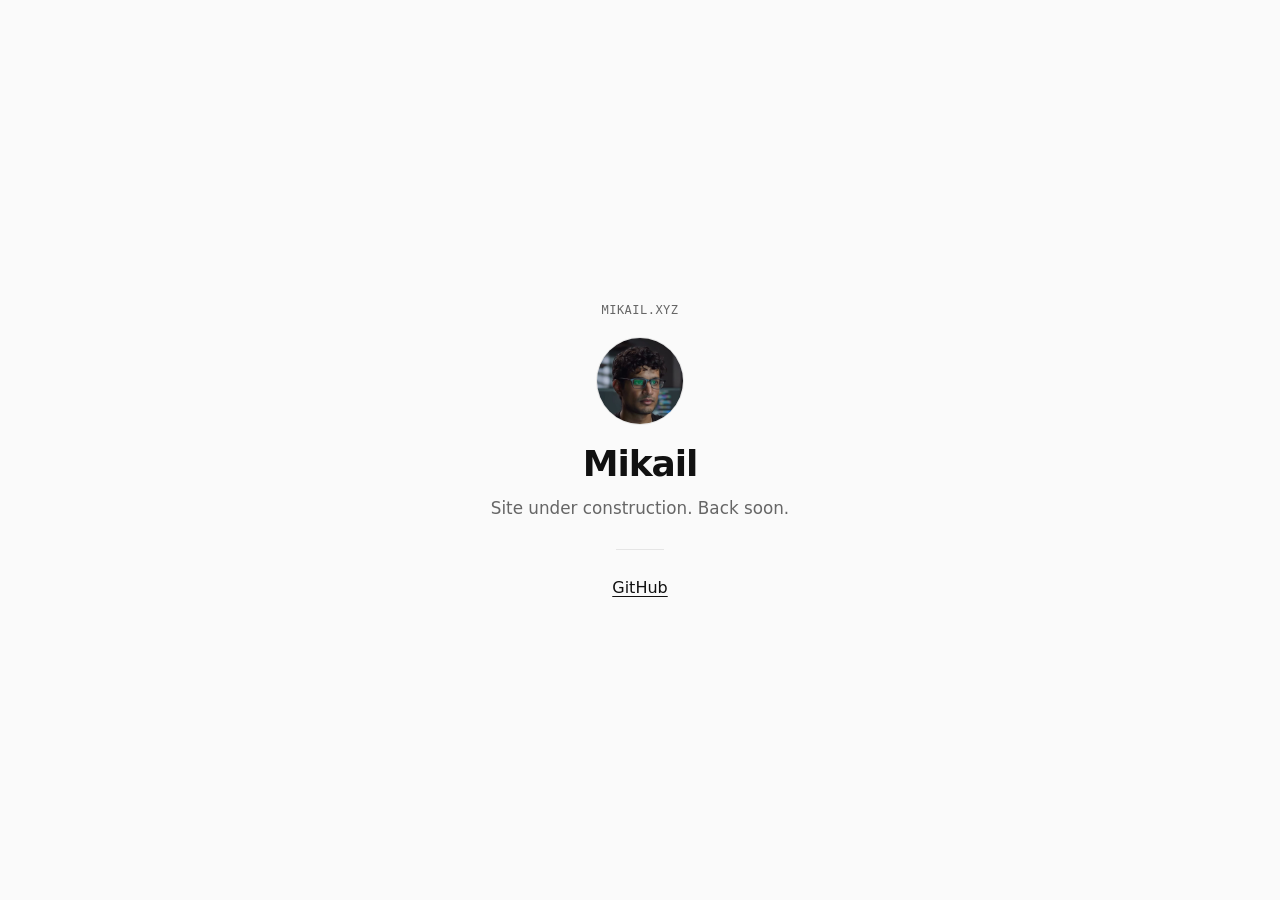
<file: index.html>
<!DOCTYPE html>
<html lang="en">
<head>
  <meta charset="utf-8" />
  <meta name="viewport" content="width=device-width, initial-scale=1" />
  <meta name="theme-color" content="#fafafa" />
  <meta name="description" content="Mikail — site under construction." />
  <title>Mikail</title>
  <link rel="icon" href="./favicon.svg" type="image/svg+xml" />
  <style>
    :root {
      color-scheme: light;
      --bg: #fafafa;
      --ink: #111;
      --muted: #666;
      --line: #e5e5e5;
      --face: #ececec;
    }
    * { box-sizing: border-box; }
    html, body {
      margin: 0;
      min-height: 100%;
      background: var(--bg);
      color: var(--ink);
      font-family: system-ui, -apple-system, BlinkMacSystemFont, "Segoe UI", Roboto, Helvetica, Arial, sans-serif;
      -webkit-font-smoothing: antialiased;
    }
    body {
      min-height: 100dvh;
      display: grid;
      place-items: center;
      padding: 32px 20px;
    }
    main {
      width: min(100%, 28rem);
      text-align: center;
    }
    .label {
      margin: 0 0 1.25rem;
      font-family: ui-monospace, SFMono-Regular, Menlo, Consolas, monospace;
      font-size: 0.75rem;
      letter-spacing: 0.04em;
      text-transform: uppercase;
      color: var(--muted);
    }
    .face {
      width: 88px;
      height: 88px;
      margin: 0 auto 1.1rem;
      border-radius: 50%;
      overflow: hidden;
      background: var(--face);
      border: 1px solid var(--line);
    }
    .face img {
      display: block;
      width: 100%;
      height: 100%;
      object-fit: cover;
    }
    .face-fallback {
      display: grid;
      place-items: center;
      width: 100%;
      height: 100%;
      font-size: 1.75rem;
      font-weight: 600;
      color: var(--muted);
      letter-spacing: -0.02em;
    }
    [hidden] { display: none !important; }
    h1 {
      margin: 0 0 0.75rem;
      font-size: clamp(1.75rem, 5vw, 2.25rem);
      font-weight: 600;
      letter-spacing: -0.03em;
      line-height: 1.15;
    }
    .note {
      margin: 0 0 1.75rem;
      font-size: 1.05rem;
      line-height: 1.5;
      color: var(--muted);
      overflow-wrap: anywhere;
    }
    hr {
      border: 0;
      border-top: 1px solid var(--line);
      margin: 0 auto 1.75rem;
      width: 3rem;
    }
    a {
      color: var(--ink);
      font-size: 1rem;
      font-weight: 500;
      text-underline-offset: 0.2em;
    }
    a:hover { text-decoration-thickness: 2px; }
    a:focus-visible {
      outline: 2px solid var(--ink);
      outline-offset: 3px;
    }
  </style>
</head>
<body>
  <main>
    <p class="label">mikail.xyz</p>
    <div class="face" aria-hidden="true">
      <img id="avatar" alt="" width="88" height="88" hidden />
      <div id="fallback" class="face-fallback" hidden>M</div>
    </div>
    <h1>Mikail</h1>
    <!-- Hardcoded fallback; replaced from site.json when it loads. -->
    <p class="note" id="headline">Site under construction. Back soon.</p>
    <hr />
    <a href="https://github.com/MikailR">GitHub</a>
  </main>
  <script>
    (function () {
      var img = document.getElementById("avatar");
      var fallback = document.getElementById("fallback");
      var headline = document.getElementById("headline");

      function showFallback() {
        img.removeAttribute("src");
        img.hidden = true;
        fallback.hidden = false;
      }

      function loadAvatar(version) {
        img.onload = function () {
          fallback.hidden = true;
          img.hidden = false;
        };
        img.onerror = showFallback;
        // Versioned URL: a new upload changes avatarVersion, so the browser
        // can never serve a stale copy from its own cache.
        img.src = "avatar.jpg?v=" + encodeURIComponent(version);
      }

      fetch("site.json?t=" + Date.now(), { cache: "no-store" })
        .then(function (res) {
          if (!res.ok) throw new Error("site.json " + res.status);
          return res.json();
        })
        .then(function (site) {
          if (site && typeof site.headline === "string" && site.headline.trim()) {
            headline.textContent = site.headline; // plain text only
          }
          if (site && site.avatarVersion) loadAvatar(String(site.avatarVersion));
          else showFallback();
        })
        .catch(function () {
          // No site.json: keep the default headline, still try the photo.
          loadAvatar(String(Date.now()));
        });
    })();
  </script>
</body>
</html>
</file>
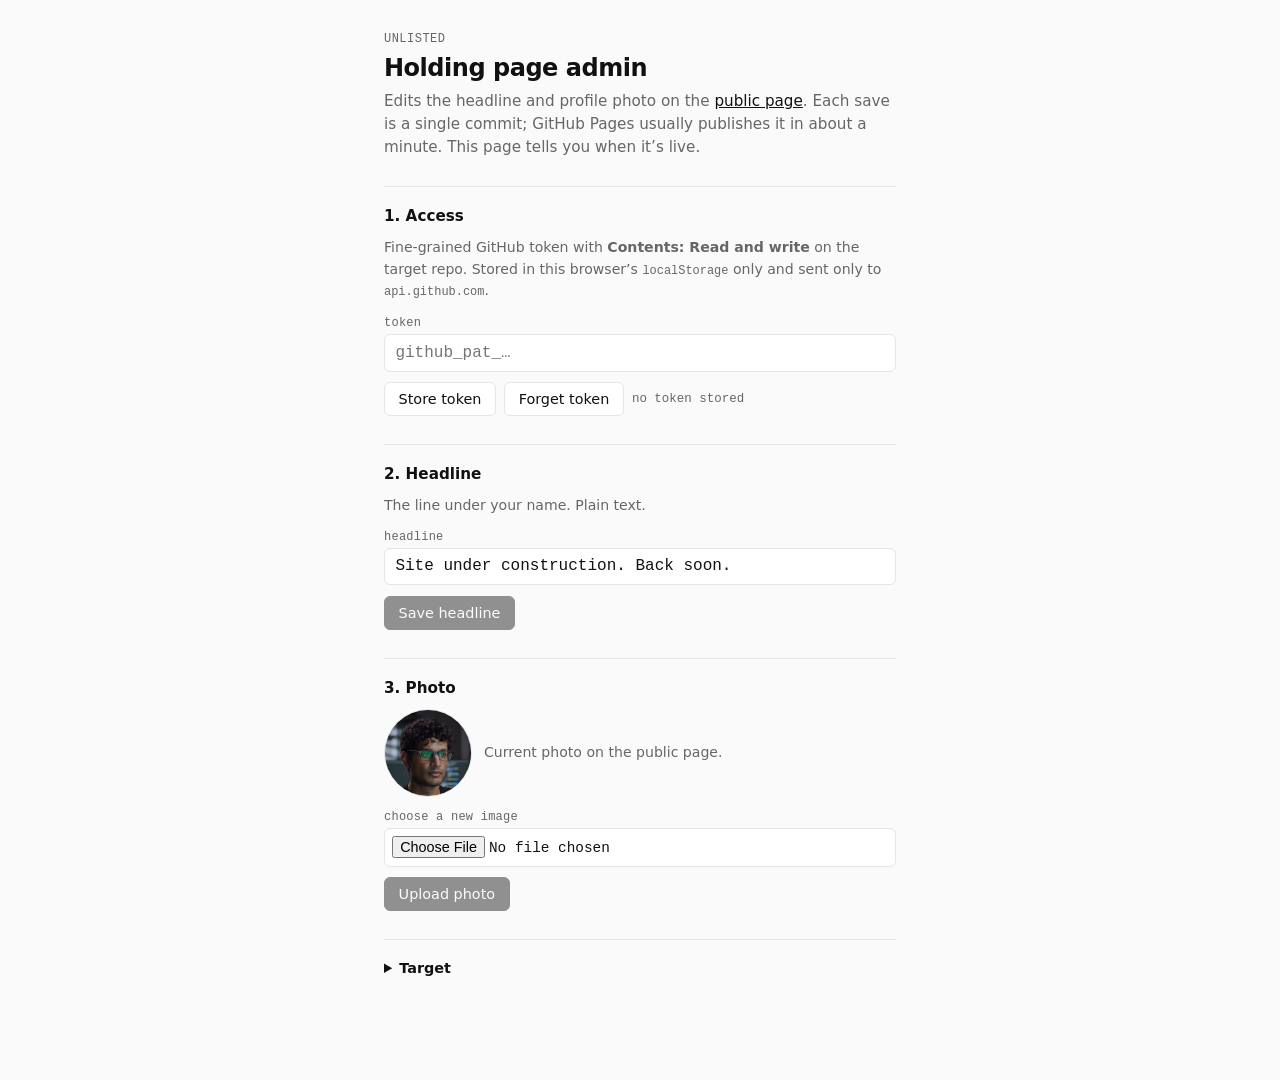
<file: admin/index.html>
<!DOCTYPE html>
<html lang="en">
<head>
  <meta charset="utf-8" />
  <meta name="viewport" content="width=device-width, initial-scale=1" />
  <meta name="robots" content="noindex, nofollow" />
  <meta name="theme-color" content="#fafafa" />
  <title>admin — Mikail holding</title>
  <link rel="icon" href="../favicon.svg" type="image/svg+xml" />
  <style>
    :root {
      color-scheme: light;
      --bg: #fafafa;
      --ink: #111;
      --muted: #666;
      --line: #e5e5e5;
      --face: #ececec;
      --ok: #1f5fbf;
      --err: #b42318;
    }
    * { box-sizing: border-box; }
    [hidden] { display: none !important; }
    html, body {
      margin: 0;
      min-height: 100%;
      background: var(--bg);
      color: var(--ink);
      font-family: system-ui, -apple-system, BlinkMacSystemFont, "Segoe UI", Roboto, Helvetica, Arial, sans-serif;
      -webkit-font-smoothing: antialiased;
    }
    body { padding: 32px 20px 64px; }
    main { width: min(100%, 32rem); margin: 0 auto; }
    .label {
      margin: 0 0 0.5rem;
      font-family: ui-monospace, SFMono-Regular, Menlo, Consolas, monospace;
      font-size: 0.75rem;
      letter-spacing: 0.04em;
      text-transform: uppercase;
      color: var(--muted);
    }
    h1 { margin: 0 0 0.5rem; font-size: 1.5rem; font-weight: 600; letter-spacing: -0.02em; }
    h2 { margin: 0 0 0.75rem; font-size: 0.95rem; font-weight: 600; }
    .lead { margin: 0 0 1.75rem; color: var(--muted); font-size: 0.95rem; line-height: 1.5; }
    section { margin: 0 0 1.75rem; padding-top: 1.25rem; border-top: 1px solid var(--line); }
    .note { margin: 0 0 0.85rem; color: var(--muted); font-size: 0.88rem; line-height: 1.5; }
    code { font-family: ui-monospace, SFMono-Regular, Menlo, Consolas, monospace; font-size: 0.85em; }
    .row { display: flex; flex-wrap: wrap; gap: 0.5rem; align-items: center; margin: 0 0 0.65rem; }
    label.field {
      display: grid;
      gap: 0.25rem;
      margin: 0 0 0.65rem;
      font-size: 0.75rem;
      font-family: ui-monospace, SFMono-Regular, Menlo, Consolas, monospace;
      color: var(--muted);
      letter-spacing: 0.02em;
    }
    input[type="text"], input[type="password"], input[type="url"], input[type="file"] {
      width: 100%;
      padding: 0.55rem 0.65rem;
      border: 1px solid var(--line);
      border-radius: 6px;
      background: #fff;
      color: var(--ink);
      font: inherit;
      font-size: 16px; /* no iOS zoom-on-focus */
    }
    input[type="file"] { padding: 0.45rem; font-size: 0.9rem; }
    button {
      appearance: none;
      border: 1px solid var(--line);
      background: #fff;
      color: var(--ink);
      border-radius: 6px;
      padding: 0.5rem 0.85rem;
      font: inherit;
      font-size: 0.9rem;
      font-weight: 500;
      cursor: pointer;
    }
    button:hover:not(:disabled) { border-color: #bbb; }
    button.primary { background: var(--ink); color: #fff; border-color: var(--ink); }
    button:disabled { opacity: 0.45; cursor: default; }
    .status {
      font-family: ui-monospace, SFMono-Regular, Menlo, Consolas, monospace;
      font-size: 0.78rem;
      line-height: 1.5;
      color: var(--muted);
      min-height: 1.2em;
    }
    .status.ok { color: var(--ok); }
    .status.err { color: var(--err); }
    .status a { color: inherit; }
    .current { display: flex; align-items: center; gap: 0.75rem; margin: 0 0 0.85rem; }
    .circle {
      width: 88px; height: 88px; border-radius: 50%; overflow: hidden;
      background: var(--face); border: 1px solid var(--line); flex: 0 0 auto;
      display: grid; place-items: center; color: var(--muted); font-weight: 600; font-size: 1.5rem;
    }
    .circle img, .circle canvas { display: block; width: 100%; height: 100%; object-fit: cover; }

    /* Cropper */
    .cropper { margin: 0.25rem 0 0.85rem; }
    .crop {
      position: relative;
      width: min(100%, 320px);
      aspect-ratio: 1 / 1;
      overflow: hidden;
      border-radius: 8px;
      background: #d9d9d9;
      touch-action: none;
      user-select: none;
      -webkit-user-select: none;
      cursor: grab;
      outline: none;
    }
    .crop.dragging { cursor: grabbing; }
    .crop:focus-visible { box-shadow: 0 0 0 2px var(--ink); }
    .crop img {
      position: absolute; left: 0; top: 0;
      max-width: none; transform-origin: 0 0;
      pointer-events: none; -webkit-user-drag: none;
    }
    .crop-mask {
      position: absolute; inset: 0; border-radius: 50%;
      box-shadow: 0 0 0 9999px rgba(250, 250, 250, 0.72);
      outline: 1px solid rgba(0, 0, 0, 0.18);
      pointer-events: none;
    }
    .zoom { display: flex; align-items: center; gap: 0.6rem; width: min(100%, 320px); margin: 0.6rem 0; }
    .zoom input { flex: 1; }
    .zoom span { font-family: ui-monospace, SFMono-Regular, Menlo, Consolas, monospace; font-size: 0.75rem; color: var(--muted); }
    .crop-side { display: flex; gap: 1rem; align-items: flex-end; flex-wrap: wrap; }
    details summary { cursor: pointer; font-size: 0.9rem; font-weight: 600; margin-bottom: 0.75rem; }
    a { color: var(--ink); }
  </style>
</head>
<body>
  <main>
    <p class="label">unlisted</p>
    <h1>Holding page admin</h1>
    <p class="lead">
      Edits the headline and profile photo on the
      <a id="public-link" href="../">public page</a>. Each save is a single commit;
      GitHub Pages usually publishes it in about a minute. This page tells you when it’s live.
    </p>

    <section aria-labelledby="access-title">
      <h2 id="access-title">1. Access</h2>
      <p class="note">
        Fine-grained GitHub token with <strong>Contents: Read and write</strong> on the target repo.
        Stored in this browser’s <code>localStorage</code> only and sent only to <code>api.github.com</code>.
      </p>
      <label class="field" for="pat">token
        <input id="pat" type="password" autocomplete="off" spellcheck="false" placeholder="github_pat_…" />
      </label>
      <div class="row">
        <button type="button" id="store-token">Store token</button>
        <button type="button" id="forget-token">Forget token</button>
        <span class="status" id="token-status"></span>
      </div>
    </section>

    <section aria-labelledby="headline-title">
      <h2 id="headline-title">2. Headline</h2>
      <p class="note">The line under your name. Plain text.</p>
      <label class="field" for="headline">headline
        <input id="headline" type="text" maxlength="160" spellcheck="true" />
      </label>
      <div class="row">
        <button type="button" class="primary" id="save-headline" disabled>Save headline</button>
        <span class="status" id="headline-status"></span>
      </div>
    </section>

    <section aria-labelledby="photo-title">
      <h2 id="photo-title">3. Photo</h2>
      <div class="current">
        <div class="circle" id="current-circle">M</div>
        <p class="note" style="margin:0">Current photo on the public page.</p>
      </div>
      <label class="field" for="file">choose a new image
        <input id="file" type="file" accept="image/*" />
      </label>

      <div class="cropper" id="cropper" hidden>
        <p class="note">Drag to reposition. Zoom with the slider, pinch, or scroll. The circle is what the page shows.</p>
        <div class="crop-side">
          <div class="crop" id="crop" tabindex="0" aria-label="Crop area. Arrow keys move, plus and minus zoom.">
            <img id="crop-img" alt="" draggable="false" />
            <div class="crop-mask"></div>
          </div>
          <div>
            <div class="circle"><canvas id="mini" width="176" height="176"></canvas></div>
            <p class="note" style="margin:0.35rem 0 0;text-align:center">on page</p>
          </div>
        </div>
        <div class="zoom">
          <span>−</span>
          <input id="zoom" type="range" min="1" max="5" step="0.01" value="1" aria-label="Zoom" />
          <span>+</span>
          <button type="button" id="reset-crop">Reset</button>
        </div>
      </div>

      <div class="row">
        <button type="button" class="primary" id="upload" disabled>Upload photo</button>
        <span class="status" id="upload-status"></span>
      </div>
    </section>

    <section>
      <details>
        <summary>Target</summary>
        <p class="note">Defaults come from <code>CONFIG</code> at the top of this page’s script. Edits here apply to this session only.</p>
        <label class="field" for="t-owner">owner <input id="t-owner" type="text" spellcheck="false" /></label>
        <label class="field" for="t-repo">repo <input id="t-repo" type="text" spellcheck="false" /></label>
        <label class="field" for="t-branch">branch <input id="t-branch" type="text" spellcheck="false" /></label>
        <label class="field" for="t-dir">folder in repo (holds index.html, site.json, avatar.jpg; empty = repo root)
          <input id="t-dir" type="text" spellcheck="false" />
        </label>
        <label class="field" for="t-public">public page URL
          <input id="t-public" type="url" spellcheck="false" />
        </label>
      </details>
    </section>
  </main>

  <script>
(function () {
  "use strict";

  // ---------------------------------------------------------------------------
  // CONFIG: the one place to retarget. For production, change owner/repo/dir
  // (e.g. owner "0xGershwin", repo "mikail.xyz", dir "") and publicUrl.
  // publicUrl null = the folder one level above this admin page.
  // ---------------------------------------------------------------------------
  var CONFIG = {
    owner: "0xGershwin",
    repo: "mikail.xyz",
    branch: "main",
    dir: "",
    publicUrl: null,
    defaultHeadline: "Site under construction. Back soon.",
    tokenKey: "mikail.admin.pat", // same key the previous /admin/ used, so a stored token carries over
    avatarSize: 512,
    jpegQuality: 0.88,
    pollEveryMs: 5000,
    pollForMs: 180000,
  };

  var API = "https://api.github.com";
  var $ = function (id) { return document.getElementById(id); };

  var state = {
    busy: false,          // a commit is in flight; all save buttons locked
    savedHeadline: "",    // what site.json holds as far as we know
    avatarVersion: null,
    cropDirty: false,     // crop changed since the last successful upload
  };

  // ---------- target + token ----------
  function target() {
    var dir = $("t-dir").value.trim().replace(/^\/+|\/+$/g, "");
    var pub = $("t-public").value.trim();
    if (pub && !/\/$/.test(pub)) pub += "/";
    return {
      owner: $("t-owner").value.trim(),
      repo: $("t-repo").value.trim(),
      branch: $("t-branch").value.trim() || "main",
      sitePath: (dir ? dir + "/" : "") + "site.json",
      avatarPath: (dir ? dir + "/" : "") + "avatar.jpg",
      publicUrl: pub,
    };
  }

  function fillTarget() {
    $("t-owner").value = CONFIG.owner;
    $("t-repo").value = CONFIG.repo;
    $("t-branch").value = CONFIG.branch;
    $("t-dir").value = CONFIG.dir;
    $("t-public").value = CONFIG.publicUrl || new URL("../", location.href).href;
    $("public-link").href = target().publicUrl;
  }

  function token() { return localStorage.getItem(CONFIG.tokenKey) || ""; }

  // ---------- status (DOM-built, never innerHTML with remote text) ----------
  function setStatus(node, kind, parts) {
    node.className = "status" + (kind ? " " + kind : "");
    node.textContent = "";
    (Array.isArray(parts) ? parts : [parts]).forEach(function (p) {
      if (p == null) return;
      if (typeof p === "string") { node.appendChild(document.createTextNode(p)); return; }
      var a = document.createElement("a");
      a.href = p.href; a.textContent = p.text; a.target = "_blank"; a.rel = "noopener";
      node.appendChild(a);
    });
  }

  // ---------- GitHub API ----------
  function gh(method, path, body) {
    var t = target();
    var headers = { Accept: "application/vnd.github+json", "X-GitHub-Api-Version": "2022-11-28" };
    if (token()) headers.Authorization = "Bearer " + token();
    if (body) headers["Content-Type"] = "application/json";
    return fetch(API + "/repos/" + encodeURIComponent(t.owner) + "/" + encodeURIComponent(t.repo) + path, {
      method: method, headers: headers, body: body ? JSON.stringify(body) : undefined, cache: "no-store",
    }).then(function (res) {
      return res.text().then(function (text) {
        var data = null;
        try { data = text ? JSON.parse(text) : null; } catch (e) { data = null; }
        if (!res.ok) {
          var msg = (data && data.message) || res.statusText || "request failed";
          if (res.status === 401) msg = "token rejected (401). It may be expired; paste a new one";
          else if (res.status === 403 || (res.status === 404 && method !== "GET"))
            msg = "no write access (" + res.status + "): token needs Contents: Read and write on " + t.owner + "/" + t.repo;
          var err = new Error(msg); err.status = res.status; throw err;
        }
        return data;
      });
    });
  }

  function b64FromBytes(bytes) {
    var bin = "";
    for (var i = 0; i < bytes.length; i += 0x8000) bin += String.fromCharCode.apply(null, bytes.subarray(i, i + 0x8000));
    return btoa(bin);
  }
  function b64FromText(s) { return b64FromBytes(new TextEncoder().encode(s)); }
  function textFromB64(b64) {
    var bin = atob(String(b64 || "").replace(/\s/g, ""));
    var bytes = new Uint8Array(bin.length);
    for (var i = 0; i < bin.length; i++) bytes[i] = bin.charCodeAt(i);
    return new TextDecoder().decode(bytes);
  }

  function readSiteAt(ref) {
    var t = target();
    return gh("GET", "/contents/" + t.sitePath.split("/").map(encodeURIComponent).join("/") + "?ref=" + encodeURIComponent(ref))
      .then(function (meta) {
        try { return JSON.parse(textFromB64(meta.content)); } catch (e) { return {}; }
      })
      .catch(function (err) { if (err.status === 404) return {}; throw err; });
  }

  function siteText(site) { return JSON.stringify(site, null, 2) + "\n"; }

  /*
   * One commit, however many files. Uses the Git Data API so a photo upload
   * writes avatar.jpg AND site.json atomically (one commit, one Pages build).
   * build(site, makeBlob) returns [{ path, sha }] tree entries.
   * If the resulting tree equals the current one, nothing is committed
   * (this is what stops empty "same content" commits).
   */
  function commitFiles(message, build, attempt) {
    attempt = attempt || 1;
    var t = target();
    var head, baseTree, site;
    return gh("GET", "/git/ref/heads/" + t.branch)
      .then(function (ref) { head = ref.object.sha; return gh("GET", "/git/commits/" + head); })
      .then(function (c) { baseTree = c.tree.sha; return readSiteAt(head); })
      .then(function (s) {
        site = s || {};
        return build(site, function (b64) {
          return gh("POST", "/git/blobs", { content: b64, encoding: "base64" }).then(function (b) { return b.sha; });
        });
      })
      .then(function (entries) {
        return gh("POST", "/git/trees", {
          base_tree: baseTree,
          tree: entries.map(function (e) { return { path: e.path, mode: "100644", type: "blob", sha: e.sha }; }),
        });
      })
      .then(function (tree) {
        if (tree.sha === baseTree) return { noop: true, site: site };
        return gh("POST", "/git/commits", { message: message, tree: tree.sha, parents: [head] })
          .then(function (commit) {
            return gh("PATCH", "/git/refs/heads/" + t.branch, { sha: commit.sha, force: false })
              .then(function () { return { noop: false, commit: commit, site: site }; })
              .catch(function (err) {
                // Branch moved underneath us: rebuild on the new head once or twice.
                if (err.status === 422 && attempt < 3) return commitFiles(message, build, attempt + 1);
                throw err;
              });
          });
      });
  }

  // ---------- live polling ----------
  function waitForLive(statusNode, expected, commit) {
    var myPoll = (statusNode._poll = (statusNode._poll || 0) + 1);
    var t = target();
    var started = Date.now();
    var commitLink = { href: commit.html_url, text: "commit " + commit.sha.slice(0, 7) };

    return new Promise(function (resolve) {
      function tick() {
        if (myPoll !== statusNode._poll) return resolve(false); // superseded by a newer save
        var secs = Math.round((Date.now() - started) / 1000);
        setStatus(statusNode, "", ["Committed, waiting for GitHub Pages to publish… " + secs + "s · ", commitLink]);
        fetch(t.publicUrl + "site.json?t=" + Date.now(), { cache: "no-store" })
          .then(function (r) { return r.ok ? r.json() : null; })
          .catch(function () { return null; })
          .then(function (live) {
            var match = live && Object.keys(expected).every(function (k) { return live[k] === expected[k]; });
            if (!match) return false;
            if (!expected.avatarVersion) return true;
            return new Promise(function (ok) {
              var img = new Image();
              img.onload = function () { ok(true); };
              img.onerror = function () { ok(false); };
              img.src = t.publicUrl + "avatar.jpg?v=" + encodeURIComponent(expected.avatarVersion);
            });
          })
          .then(function (isLive) {
            if (myPoll !== statusNode._poll) return resolve(false);
            if (isLive) {
              setStatus(statusNode, "ok", ["Live · ", { href: t.publicUrl, text: "view page" }, " · ", commitLink]);
              return resolve(true);
            }
            if (Date.now() - started >= CONFIG.pollForMs) {
              setStatus(statusNode, "err", [
                "Committed, but not live after 3 min. GitHub Pages is slow or the build failed. Check ",
                { href: "https://github.com/" + t.owner + "/" + t.repo + "/actions", text: "Actions" },
                " · ", commitLink,
              ]);
              return resolve(false);
            }
            setTimeout(tick, CONFIG.pollEveryMs);
          });
      }
      tick();
    });
  }

  // ---------- load current site.json ----------
  function applySite(site) {
    var h = site && typeof site.headline === "string" && site.headline.trim() ? site.headline : CONFIG.defaultHeadline;
    state.savedHeadline = h;
    state.avatarVersion = site && site.avatarVersion ? String(site.avatarVersion) : null;
    $("headline").value = h;
    paintCurrentPhoto();
    refreshButtons();
  }

  function paintCurrentPhoto() {
    var box = $("current-circle");
    var t = target();
    box.textContent = "M";
    var img = new Image();
    img.alt = "";
    img.onload = function () { box.textContent = ""; box.appendChild(img); };
    img.src = t.publicUrl + "avatar.jpg?v=" + encodeURIComponent(state.avatarVersion || Date.now());
  }

  function loadSite() {
    var t = target();
    var viaApi = token()
      ? gh("GET", "/git/ref/heads/" + t.branch).then(function (ref) { return readSiteAt(ref.object.sha); })
      : Promise.reject(new Error("no token"));
    return viaApi
      .catch(function () {
        return fetch(t.publicUrl + "site.json?t=" + Date.now(), { cache: "no-store" })
          .then(function (r) { return r.ok ? r.json() : {}; });
      })
      .catch(function () { return {}; })
      .then(applySite);
  }

  // ---------- buttons ----------
  function refreshButtons() {
    var hasToken = !!token();
    var h = $("headline").value.trim();
    $("save-headline").disabled = state.busy || !hasToken || !h || h === state.savedHeadline;
    $("upload").disabled = state.busy || !hasToken || !crop.ready || !state.cropDirty;
  }

  function paintTokenStatus() {
    var t = token();
    $("pat").value = t;
    if (!t) { setStatus($("token-status"), "", "no token stored"); refreshButtons(); return; }
    setStatus($("token-status"), "", "stored · …" + t.slice(-4) + " · checking…");
    gh("GET", "")
      .then(function (repo) {
        var canWrite = repo && repo.permissions && (repo.permissions.push || repo.permissions.admin);
        setStatus($("token-status"), canWrite ? "ok" : "err",
          "stored · …" + t.slice(-4) + (canWrite ? " · write access ok" : " · this token can’t write to " + repo.full_name));
      })
      .catch(function (err) { setStatus($("token-status"), "err", "stored · …" + t.slice(-4) + " · " + err.message); });
    refreshButtons();
  }

  // ---------- headline save ----------
  $("headline").addEventListener("input", refreshButtons);
  $("headline").addEventListener("keydown", function (e) {
    if (e.key === "Enter" && !$("save-headline").disabled) $("save-headline").click();
  });

  $("save-headline").addEventListener("click", function () {
    if (state.busy) return;
    var next = $("headline").value.replace(/\s+/g, " ").trim();
    if (!next) return;
    var status = $("headline-status");
    state.busy = true; refreshButtons();
    setStatus(status, "", "Saving…");
    commitFiles("holding: update headline", function (site, makeBlob) {
      site.headline = next;
      return makeBlob(b64FromText(siteText(site))).then(function (sha) {
        return [{ path: target().sitePath, sha: sha }];
      });
    })
      .then(function (res) {
        state.busy = false;
        state.savedHeadline = next;
        if (res.site && res.site.avatarVersion) state.avatarVersion = String(res.site.avatarVersion);
        refreshButtons();
        if (res.noop) { setStatus(status, "ok", "No change. That headline is already saved."); return; }
        return waitForLive(status, { headline: next }, res.commit);
      })
      .catch(function (err) {
        state.busy = false; refreshButtons();
        setStatus(status, "err", "Error: " + err.message);
      });
  });

  // ---------- cropper ----------
  var crop = {
    ready: false, img: $("crop-img"), box: $("crop"), zoomEl: $("zoom"),
    w: 0, h: 0, z: 1, cx: 0, cy: 0, pointers: new Map(), pinch: null,
  };

  function V() { return crop.box.clientWidth; }
  function baseScale() { return Math.max(V() / crop.w, V() / crop.h); }

  function renderCrop() {
    if (!crop.ready) return;
    var v = V(), s = baseScale() * crop.z;
    var x = v / 2 - crop.cx * s, y = v / 2 - crop.cy * s;
    x = Math.min(0, Math.max(v - crop.w * s, x));
    y = Math.min(0, Math.max(v - crop.h * s, y));
    crop.cx = (v / 2 - x) / s; crop.cy = (v / 2 - y) / s;
    crop.x = x; crop.y = y; crop.s = s;
    crop.img.style.transform = "translate(" + x + "px," + y + "px) scale(" + s + ")";
    crop.zoomEl.value = String(crop.z);
    scheduleMini();
  }

  function markDirty() { state.cropDirty = true; refreshButtons(); }

  function zoomAt(z, px, py) {
    z = Math.min(5, Math.max(1, z));
    var s = baseScale() * crop.z, s2 = baseScale() * z;
    var ix = (px - crop.x) / s, iy = (py - crop.y) / s;       // image point under (px,py)
    crop.cx = ix + (V() / 2 - px) / s2; crop.cy = iy + (V() / 2 - py) / s2;
    crop.z = z;
    renderCrop(); markDirty();
  }

  function localPoint(e) {
    var r = crop.box.getBoundingClientRect();
    return { x: e.clientX - r.left, y: e.clientY - r.top };
  }

  crop.box.addEventListener("pointerdown", function (e) {
    if (!crop.ready) return;
    try { crop.box.setPointerCapture(e.pointerId); } catch (err) { /* synthetic/odd pointers */ }
    crop.pointers.set(e.pointerId, localPoint(e));
    crop.box.classList.add("dragging");
    crop.pinch = null;
  });
  crop.box.addEventListener("pointermove", function (e) {
    if (!crop.pointers.has(e.pointerId)) return;
    var prev = crop.pointers.get(e.pointerId), p = localPoint(e);
    crop.pointers.set(e.pointerId, p);
    if (crop.pointers.size === 1) {
      crop.cx -= (p.x - prev.x) / crop.s; crop.cy -= (p.y - prev.y) / crop.s;
      renderCrop(); markDirty();
    } else if (crop.pointers.size === 2) {
      var pts = Array.from(crop.pointers.values());
      var dist = Math.hypot(pts[0].x - pts[1].x, pts[0].y - pts[1].y);
      var mid = { x: (pts[0].x + pts[1].x) / 2, y: (pts[0].y + pts[1].y) / 2 };
      if (crop.pinch && crop.pinch.dist > 0) {
        crop.cx -= (mid.x - crop.pinch.mid.x) / crop.s; crop.cy -= (mid.y - crop.pinch.mid.y) / crop.s;
        renderCrop();
        zoomAt(crop.z * (dist / crop.pinch.dist), mid.x, mid.y);
      }
      crop.pinch = { dist: dist, mid: mid };
    }
  });
  function endPointer(e) {
    crop.pointers.delete(e.pointerId);
    crop.pinch = null;
    if (!crop.pointers.size) crop.box.classList.remove("dragging");
  }
  crop.box.addEventListener("pointerup", endPointer);
  crop.box.addEventListener("pointercancel", endPointer);
  crop.box.addEventListener("wheel", function (e) {
    if (!crop.ready) return;
    e.preventDefault();
    var p = localPoint(e);
    zoomAt(crop.z * Math.exp(-e.deltaY * 0.0015), p.x, p.y);
  }, { passive: false });
  crop.box.addEventListener("keydown", function (e) {
    if (!crop.ready) return;
    var step = 12 / crop.s, handled = true;
    if (e.key === "ArrowLeft") crop.cx -= step;
    else if (e.key === "ArrowRight") crop.cx += step;
    else if (e.key === "ArrowUp") crop.cy -= step;
    else if (e.key === "ArrowDown") crop.cy += step;
    else if (e.key === "+" || e.key === "=") { zoomAt(crop.z * 1.1, V() / 2, V() / 2); e.preventDefault(); return; }
    else if (e.key === "-") { zoomAt(crop.z / 1.1, V() / 2, V() / 2); e.preventDefault(); return; }
    else handled = false;
    if (handled) { e.preventDefault(); renderCrop(); markDirty(); }
  });
  crop.zoomEl.addEventListener("input", function () { zoomAt(parseFloat(crop.zoomEl.value), V() / 2, V() / 2); });
  $("reset-crop").addEventListener("click", function () { resetCrop(); markDirty(); });
  window.addEventListener("resize", renderCrop);

  function resetCrop() { crop.z = 1; crop.cx = crop.w / 2; crop.cy = crop.h / 2; renderCrop(); }

  // Draws the chosen square region into a canvas of the given size.
  function drawCrop(canvas, size) {
    var ctx = canvas.getContext("2d");
    canvas.width = size; canvas.height = size;
    ctx.fillStyle = "#fff"; ctx.fillRect(0, 0, size, size); // JPEG has no alpha
    ctx.imageSmoothingEnabled = true; ctx.imageSmoothingQuality = "high";
    var side = V() / crop.s;
    ctx.drawImage(crop.img, -crop.x / crop.s, -crop.y / crop.s, side, side, 0, 0, size, size);
  }

  var miniQueued = false;
  function scheduleMini() {
    if (miniQueued) return;
    miniQueued = true;
    requestAnimationFrame(function () { miniQueued = false; drawCrop($("mini"), 176); });
  }

  function exportJpeg() {
    var c = document.createElement("canvas");
    drawCrop(c, CONFIG.avatarSize);
    return new Promise(function (resolve, reject) {
      c.toBlob(function (b) { b ? resolve(b) : reject(new Error("could not encode image")); }, "image/jpeg", CONFIG.jpegQuality);
    });
  }

  $("file").addEventListener("change", function () {
    var file = $("file").files && $("file").files[0];
    setStatus($("upload-status"), "", "");
    if (!file) return;
    var url = URL.createObjectURL(file);
    crop.ready = false; refreshButtons();
    crop.img.onload = function () {
      crop.w = crop.img.naturalWidth; crop.h = crop.img.naturalHeight;
      if (!crop.w || !crop.h) { setStatus($("upload-status"), "err", "That image has no size."); return; }
      crop.img.style.width = crop.w + "px"; crop.img.style.height = crop.h + "px";
      $("cropper").hidden = false;
      crop.ready = true;
      resetCrop();
      state.cropDirty = true; refreshButtons();
    };
    crop.img.onerror = function () {
      URL.revokeObjectURL(url);
      $("cropper").hidden = true;
      setStatus($("upload-status"), "err", "Couldn’t read that file as an image. Try a JPEG or PNG.");
    };
    crop.img.src = url;
  });

  // ---------- photo upload ----------
  $("upload").addEventListener("click", function () {
    if (state.busy || !crop.ready) return;
    var status = $("upload-status");
    state.busy = true; refreshButtons();
    setStatus(status, "", "Preparing photo…");
    var version = null;
    exportJpeg()
      .then(function (blob) { return blob.arrayBuffer(); })
      .then(function (buf) {
        var avatarB64 = b64FromBytes(new Uint8Array(buf));
        setStatus(status, "", "Uploading " + Math.round(buf.byteLength / 1024) + " KB…");
        return commitFiles("holding: update avatar", function (site, makeBlob) {
          return makeBlob(avatarB64).then(function (avatarSha) {
            // Content-addressed version: same photo gives the same version, so no bogus change.
            version = avatarSha.slice(0, 12);
            if (typeof site.headline !== "string") site.headline = state.savedHeadline || CONFIG.defaultHeadline;
            site.avatarVersion = version;
            return makeBlob(b64FromText(siteText(site))).then(function (siteSha) {
              return [{ path: target().avatarPath, sha: avatarSha }, { path: target().sitePath, sha: siteSha }];
            });
          });
        });
      })
      .then(function (res) {
        state.busy = false;
        state.cropDirty = false; // must change the crop (or pick a new file) to upload again
        state.avatarVersion = version;
        refreshButtons();
        if (res.noop) { setStatus(status, "ok", "No change. This exact photo is already uploaded."); return; }
        return waitForLive(status, { avatarVersion: version }, res.commit).then(function (live) {
          if (live) paintCurrentPhoto();
        });
      })
      .catch(function (err) {
        state.busy = false; refreshButtons();
        setStatus(status, "err", "Error: " + err.message);
      });
  });

  // ---------- token ----------
  $("store-token").addEventListener("click", function () {
    var v = $("pat").value.trim();
    if (!v) { setStatus($("token-status"), "err", "paste a token first"); return; }
    localStorage.setItem(CONFIG.tokenKey, v);
    paintTokenStatus();
    loadSite();
  });
  $("forget-token").addEventListener("click", function () {
    localStorage.removeItem(CONFIG.tokenKey);
    paintTokenStatus();
  });
  ["t-owner", "t-repo", "t-branch", "t-dir", "t-public"].forEach(function (id) {
    $(id).addEventListener("change", function () { $("public-link").href = target().publicUrl; paintTokenStatus(); loadSite(); });
  });

  fillTarget();
  paintTokenStatus();
  loadSite();
})();
  </script>
</body>
</html>
</file>
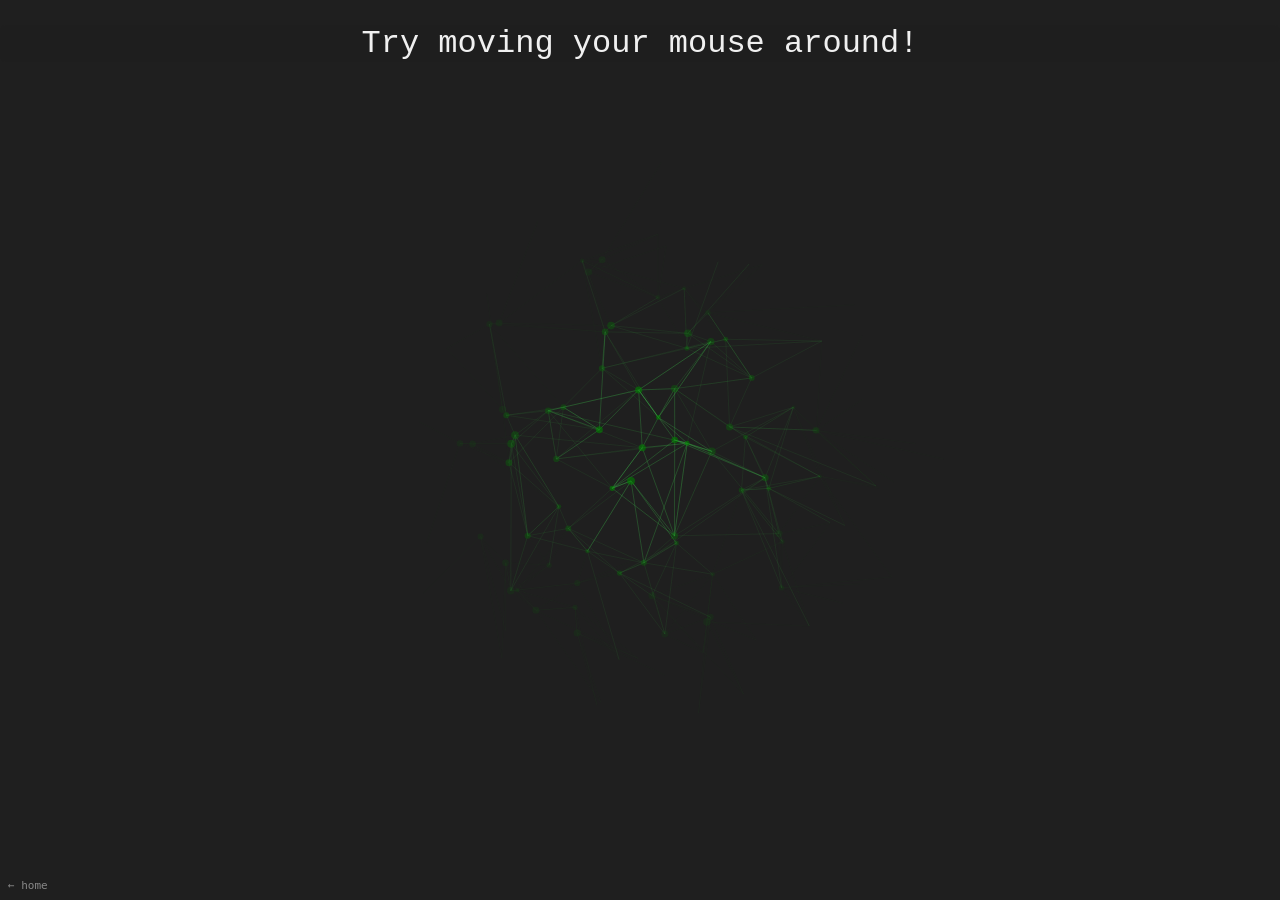
<file: demos/particles/index.html>
<!DOCTYPE html>
<html>
  <head>
    <meta name="viewport" content="width=device-width,initial-scale=1.0" />
    <link rel="stylesheet" href="css/particle-demo.css" />
    <title>Particle Web Demo</title>
  </head>
  <body>
    <a href="../../" style="position:fixed;bottom:8px;left:8px;z-index:2;font-family:monospace;font-size:11px;color:#888;text-decoration:none;">← home</a>
    <canvas id="canvas"></canvas>
    <div style="height: 25px"></div>
    <div class="text-container">
      <p id="text" class="text-style"></p>
    </div>
  </body>
  <script src="js/tween.js"></script>
  <script src="js/easepack.js"></script>
  <script src="js/particle-demo.js"></script>
</html>
</file>
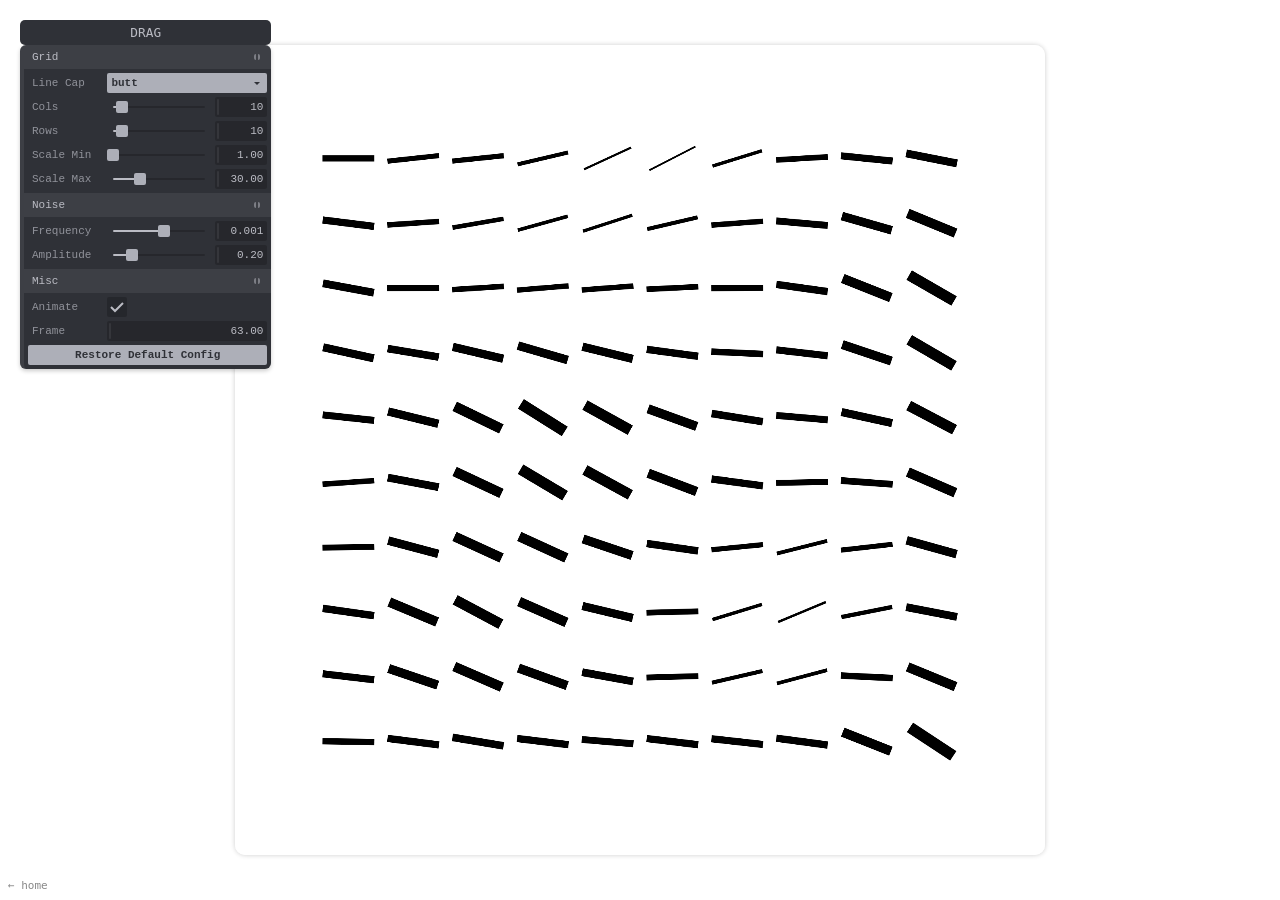
<file: demos/perlin/index.html>
<html lang="en">
  <head>
    <meta charset="UTF-8" />
    <meta http-equiv="X-UA-Compatible" content="IE=edge" />
    <meta name="viewport" content="width=device-width, initial-scale=1.0" />
    <title>Perlin Noise Demo</title>
    <style>
      #panel-header:hover {
        cursor: pointer;
      }

      @media only screen and (max-width: 520px) {
        .desktop-only {
          display: none !important;
        }
      }
    </style>
  </head>
  <body style="display: flex; margin: 0">
    <a href="../../" style="position:fixed;bottom:8px;left:8px;z-index:2;font-family:monospace;font-size:11px;color:#888;text-decoration:none;">← home</a>
    <div id="panel-container" style="position: absolute; top: 20; left: 20">
      <div
        id="panel-header"
        class=""
        style="
          height: 25px;
          border-radius: 5px;
          background-color: #2f3137;
          position: relative;

          display: flex;
          justify-content: center;
          align-items: center;
          font-family: 'Roboto Mono', monospace;
          font-size: 0.8em;
          color: #bbbcc4;
          z-index: 1;
        "
      >
        DRAG
      </div>
    </div>
    <canvas id="canvas"></canvas>
    <script src="./bundle.js" type="module"></script>
  </body>
</html>
</file>
<file: demos/particles/css/particle-demo.css>
body {
  margin: 0;
  /* padding-top: 25px; */
  overflow: hidden;
  background-color: hsl(0, 0%, 12%);
}

/* .large-header {
  position: relative;
  overflow: hidden;
  background-color: #1f1f1f;
  height: 100vh;
} */

#canvas {
  position: absolute;
  z-index: -1;
}

.content {
  display: flex;
  flex-direction: column;
  align-items: center;
  padding-top: 30;
  height: 100vh;
  width: 100%;

  position: absolute;
  top: 50%;
  left: 50%;
  -webkit-transform: translate(-50%, -50%);
  transform: translate(-50%, -50%);
}

.text-container {
  background-color: #1f1f1f88;
  /* margin: 25px; */
  border-radius: 5px;
}

.text-style {
  font-family: Courier, monospace;
  font-size: 2em;
  font-weight: 500;
  text-align: center;
  color: #f0f0f0;
  /* text-shadow: 0px 0px 5px rgba(0, 0, 0, 1); */
  margin: 0;
}
</file>
